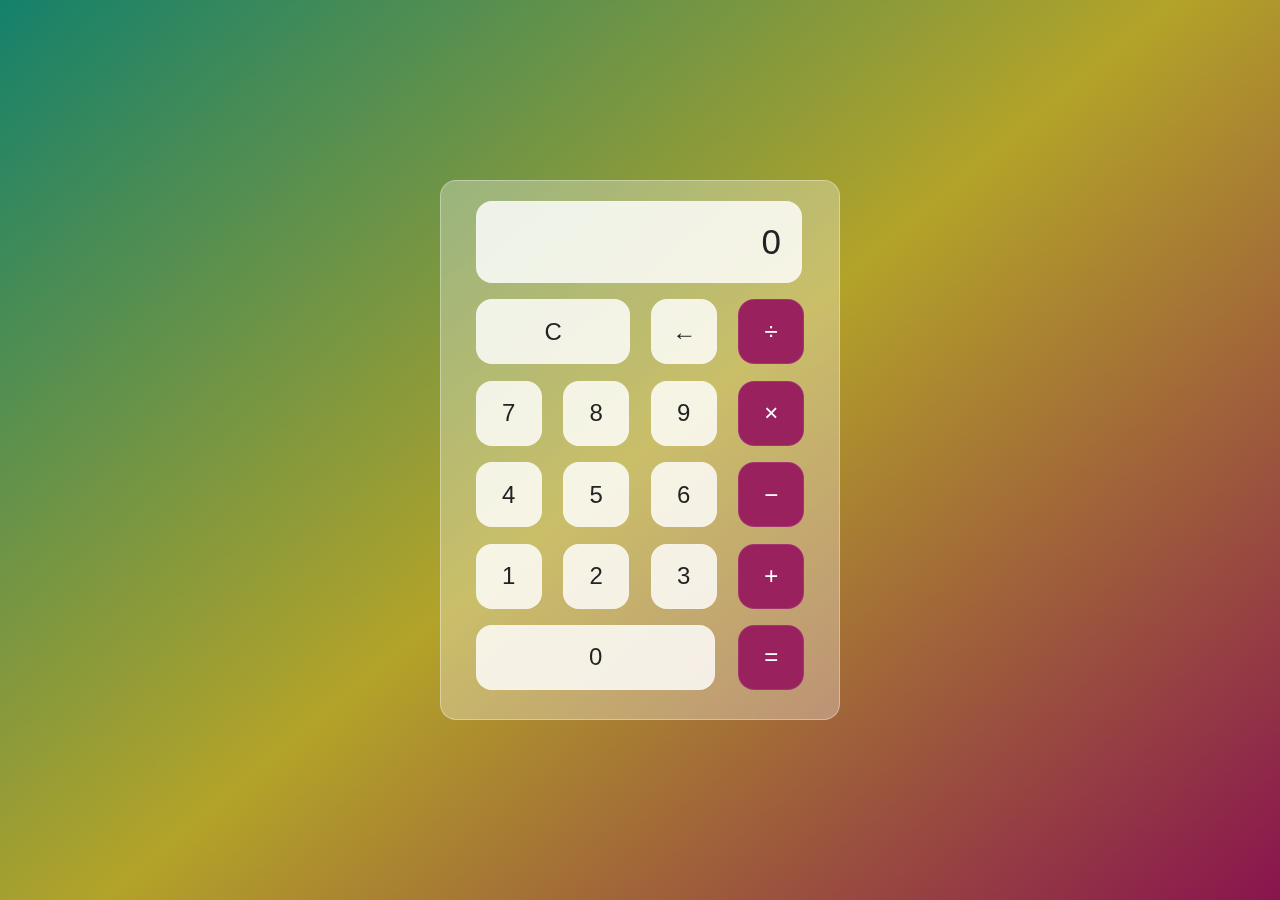
<file: index.html>
<!DOCTYPE html>
<html lang="en">
<head>
    <meta charset="UTF-8">
    <meta name="viewport" content="width=device-width, initial-scale=1.0">
    <link rel="stylesheet" href="calculator.css">
    <title>Calculator</title>
</head>
<body>
    <div class="wrapper"> 
      <section class="screen">
         0
       </section>
       <section class="calc-buttons">
        <div class="calc-button-row">
            <button class="calc-button double">
                C
            </button>
            <button class="calc-button">
                &larr;
            </button>
            <button class="calc-button">
                &divide;
            </button>
        </div>
        <div class="calc-button-row">
            <button class="calc-button">
                7
            </button>
            <button class="calc-button">
                8
            </button>
            <button class="calc-button">
                9
            </button>
            <button class="calc-button">
                &times;
            </button>
        </div>
            <div class="calc-button-row">
                <button class="calc-button">
                    4
                </button>
                <button class="calc-button">
                    5
                </button>
                <button class="calc-button">
                    6
                </button>
                <button class="calc-button">
                    &minus;
                </button>
            </div>
             <div class="calc-button-row">
                <button class="calc-button">
                    1
                </button>
                <button class="calc-button">
                    2
                </button>
                <button class="calc-button">
                    3
                </button>
                <button class="calc-button">
                    &plus;
                </button>
             </div>
             <div class="calc-button-row">
                <button class="calc-button triple">
                   0
                </button>
                <button class="calc-button">
                    &equals;
                </button>
             </div>
     </section>

    <script src="calculator.js"></script>
</body>
</html>
</file>
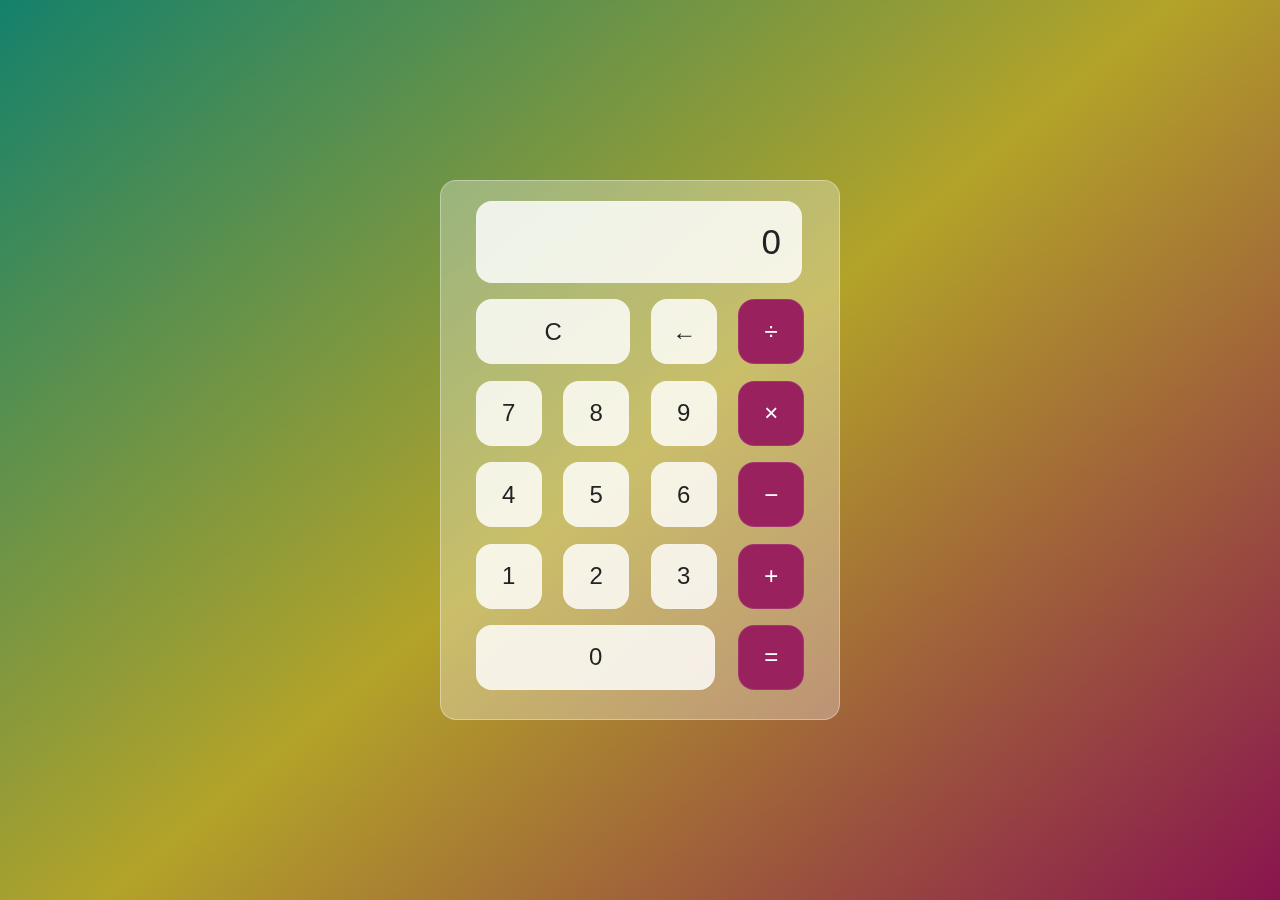
<file: calculator.html>
<!DOCTYPE html>
<html lang="en">
<head>
    <meta charset="UTF-8">
    <meta name="viewport" content="width=device-width, initial-scale=1.0">
    <link rel="stylesheet" href="calculator.css">
    <title>Calculator</title>
</head>
<body>
    <div class="wrapper"> 
      <section class="screen">
         0
       </section>
       <section class="calc-buttons">
        <div class="calc-button-row">
            <button class="calc-button double">
                C
            </button>
            <button class="calc-button">
                &larr;
            </button>
            <button class="calc-button">
                &divide;
            </button>
        </div>
        <div class="calc-button-row">
            <button class="calc-button">
                7
            </button>
            <button class="calc-button">
                8
            </button>
            <button class="calc-button">
                9
            </button>
            <button class="calc-button">
                &times;
            </button>
        </div>
            <div class="calc-button-row">
                <button class="calc-button">
                    4
                </button>
                <button class="calc-button">
                    5
                </button>
                <button class="calc-button">
                    6
                </button>
                <button class="calc-button">
                    &minus;
                </button>
            </div>
             <div class="calc-button-row">
                <button class="calc-button">
                    1
                </button>
                <button class="calc-button">
                    2
                </button>
                <button class="calc-button">
                    3
                </button>
                <button class="calc-button">
                    &plus;
                </button>
             </div>
             <div class="calc-button-row">
                <button class="calc-button triple">
                   0
                </button>
                <button class="calc-button">
                    &equals;
                </button>
             </div>
     </section>

    <script src="calculator.js"></script>
</body>
</html>
</file>
<file: calculator.css>
html{
    box-sizing: border-box;
    height: 100%;

}
*,
*::before,
*::after{
    box-sizing: inherit;
    margin: 0;
    padding: 0;
}

body{
    align-items: center;
    background: linear-gradient(320deg, #89144e,#b3a329,#14816b);
    display: flex;
    font-family:'dosis',sans-serif ;
    font-display: swap;
    height: inherit;
    justify-content: center;
}
.wrapper{
    backdrop-filter: blur(5.5px) ;
    -webkit-backdrop-filter: blur(5.5px);
    border-radius: 16px;
    box-shadow: 0 4px 30px,rgba(35, 35, 35, 0.1);
    color: #232323;
    backdrop-filter: blur(4px);
    -webkit-backdrop-filter: blur(4px);
    background: rgba(255, 255, 255, 0.30);
    border:1px solid rgba(255, 255, 255, 0.34);
    flex-basis: 400px;
    height: 540px;
    padding: 20px 35px ;
}
.screen{
    backdrop-filter: blur(5.5px);
    -webkit-backdrop-filter: blur(5.5px);
    background: rgba(255, 255, 255, 0.75);
    border: 1px solid rgba(255, 255, 255, 0.1);
    border-radius: 16px;
    box-shadow: 0 4px 30px,rgba(35, 35, 35, 0.1);
    color: #232323;
    font-size: 35px;
    overflow: auto;
    padding: 20px;
    text-align: right;
    width: 326px ;

}
.calc-button-row{
    display: flex;
    justify-content: space-between;
    margin: 5% 0;

}
.calc-button{
    backdrop-filter: blur(5.5px);
    -webkit-backdrop-filter: blur(5.5px);
    background: rgba(255, 255, 255, 0.75);
    border: 1px solid rgba(255, 255, 255, 0.1);
    border-radius: 16px;
    box-shadow: 0 4px 30px,rgba(35, 35, 35, 0.1);
    color: #232323;
    flex-basis: 20%;
    font-family: inherit;
    font-size: 24px;
    height: 65px;

}
.calc-button:last-child{
    backdrop-filter: blur(5.5px);
    -webkit-backdrop-filter: blur(5.5px);
    background: rgba(255, 255, 255, 0.75);
    border: 1px solid rgba(255, 255, 255, 0.1);
    border-radius: 16px;
    box-shadow: 0 4px 30px,rgba(35, 35, 35, 0.1);
    color:#fff;
    background: #99215d;
}
.calc-button:last-child:hover{
    background-color: inherit;
    color: inherit;
}
.calc-button:hover{
     background-color: inherit;

}
.calc-button:active{
    background-color: #615709;

}
.double{
    flex-basis: 47%;

}
.triple{
    flex-basis: 73%;
}
</file>
